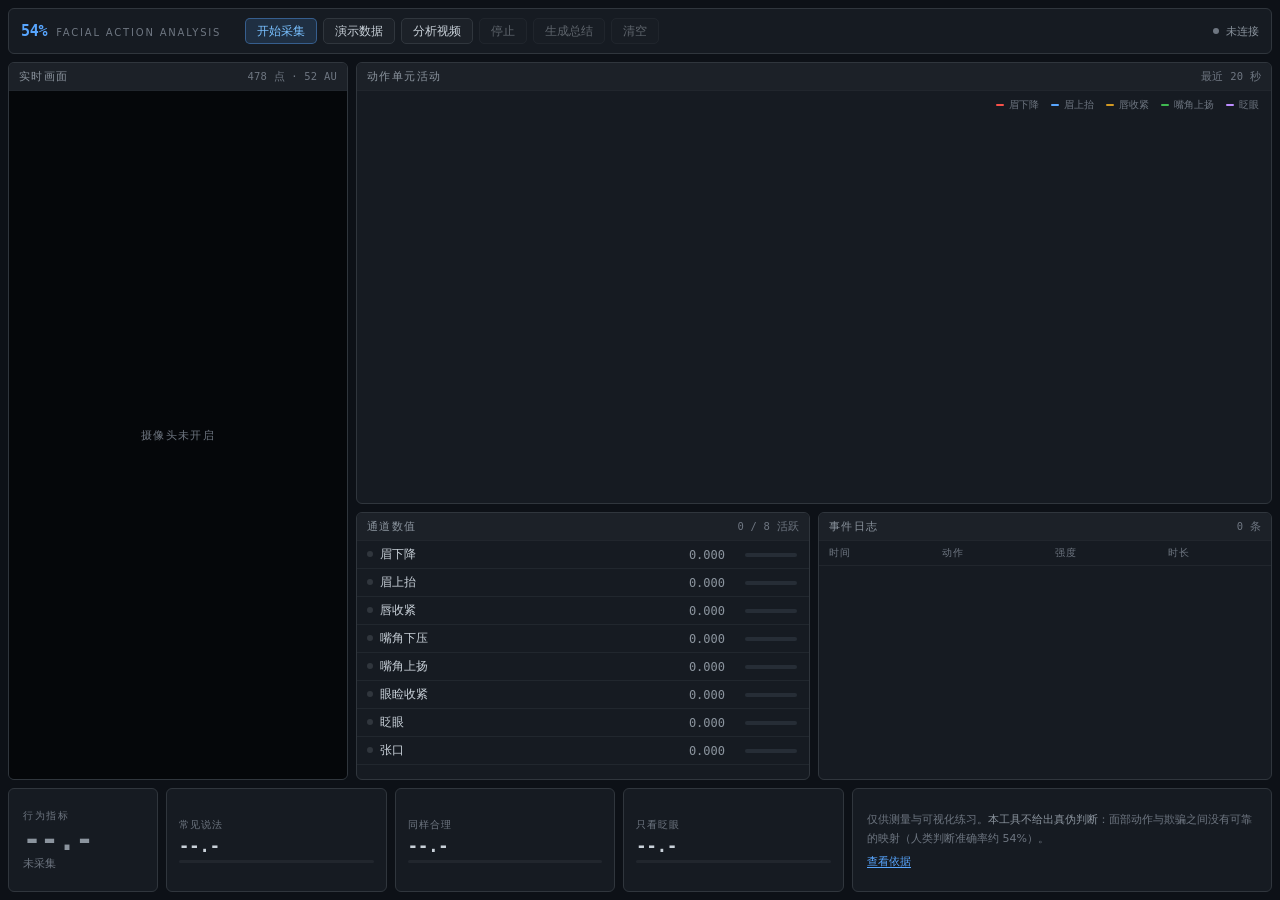
<file: index.html>
<!DOCTYPE html>
<html lang="zh-CN">
<head>
<meta charset="UTF-8" />
<meta name="viewport" content="width=device-width, initial-scale=1.0" />
<meta name="theme-color" content="#0d1117" />
<title>54% · 面部行为分析</title>
<link rel="stylesheet" href="./style.css" />
</head>
<body>

<div class="app">

  <header class="toolbar">
    <div class="brand">
      <b>54%</b>
      <span>FACIAL ACTION ANALYSIS</span>
    </div>

    <div class="tools">
      <button id="btnStart" class="tbtn primary" type="button">开始采集</button>
      <button id="btnDemo" class="tbtn" type="button">演示数据</button>
      <button id="btnFile" class="tbtn" type="button">分析视频</button>
      <button id="btnStop" class="tbtn" type="button" disabled>停止</button>
      <button id="btnSummary" class="tbtn" type="button" disabled>生成总结</button>
      <button id="btnReset" class="tbtn" type="button" disabled>清空</button>
      <input type="file" id="fileInput" accept="video/*" hidden />
    </div>

    <div class="conn" id="conn"><i></i><span id="connText">未连接</span></div>
  </header>

  <main class="grid">

    <section class="panel preview" id="previewPanel">
      <div class="phead">
        <span>实时画面</span>
        <span class="meta" id="previewMeta">478 点 · 52 AU</span>
      </div>
      <div class="pbody">
        <video id="cam" playsinline autoplay muted></video>
        <canvas id="scan"></canvas>
        <div class="phint" id="phint">摄像头未开启</div>
        <div class="progress" id="progress" hidden>
          <div class="pbar"><i id="pbarFill"></i></div>
          <span id="pbarText">分析中 0%</span>
        </div>
      </div>
    </section>

    <section class="panel wave">
      <div class="phead">
        <span>动作单元活动</span>
        <span class="meta">最近 20 秒</span>
      </div>
      <div class="pbody">
        <canvas id="chart"></canvas>
        <div class="legend" id="legend"></div>
      </div>
    </section>

    <section class="panel values">
      <div class="phead">
        <span>通道数值</span>
        <span class="meta" id="valMeta">0 / 8 活跃</span>
      </div>
      <div class="pbody">
        <table class="dtable" id="valTable"></table>
      </div>
    </section>

    <section class="panel events">
      <div class="phead">
        <span>事件日志</span>
        <span class="meta" id="evMeta">0 条</span>
      </div>
      <div class="pbody">
        <table class="dtable" id="evTable">
          <thead><tr><th>时间</th><th>动作</th><th>强度</th><th>时长</th></tr></thead>
          <tbody></tbody>
        </table>
        <div class="empty" id="evEmpty">暂无事件</div>
      </div>
    </section>

  </main>

  <footer class="footer">
    <div class="index-block">
      <div class="idx-label">行为指标</div>
      <div class="idx-value" id="idxValue">--.-</div>
      <div class="idx-verdict" id="idxVerdict">未采集</div>
    </div>

    <div class="schemes" id="schemes"></div>

    <div class="disclaimer">
      <span>仅供测量与可视化练习。<strong>本工具不给出真伪判断</strong>：面部动作与欺骗之间没有可靠的映射（人类判断准确率约 54%）。</span>
      <button class="link" id="btnWhy" type="button">查看依据</button>
    </div>
  </footer>

</div>

<section class="modal" id="modal">
  <div class="modal-inner">
    <header>
      <h2>为什么这里只显示「指标」而不给结论</h2>
      <button id="btnClose" type="button" aria-label="关闭">×</button>
    </header>

    <div class="mbody">
      <p>
        下方的三个方案读的是<strong>完全相同</strong>的数据。它们都基于真实文献中出现过的假设，
        而且都站得住脚。注意结论差多少。
      </p>
      <div id="mCards" class="mcards"></div>

      <h3>实测事件与替代解释</h3>
      <div id="mEvents" class="mevents"></div>

      <h3>三条硬约束</h3>
      <ul>
        <li>「面部动作 → 欺骗意图」之间的映射从未被证实。荟萃分析显示，人判断谎言的准确率约
          <strong>54%</strong>，与抛硬币（50%）无实质差异。</li>
        <li>每个动作都至少有 4–5 种同样合理的解释：紧张、疲劳、文化差异、性格、
          被镜头注视的自我意识。本工具无法在它们之间做选择。</li>
        <li>你此刻<strong>知道自己在被测量</strong>——这个事实本身就会改变你的表情。
          换言之，这套系统测到的可能只是它对自身存在的影响。</li>
      </ul>

      <p class="ref">
        DePaulo et al. (2003)，158 项研究荟萃分析 ｜ Bond &amp; DePaulo (2006) ｜
        美国国家科学院 (2003)《Polygraph and Lie Detection》
      </p>
    </div>
  </div>
</section>

<div class="toast" id="toast"></div>

<section class="summary" id="summary">
  <div class="sum-inner">
    <header>
      <div class="sum-h">
        <h2>分析总结</h2>
        <p id="sumScope">—</p>
      </div>
      <button id="sumClose" type="button" aria-label="关闭">×</button>
    </header>

    <div class="sum-body">
      <div class="sum-kpis" id="sumKpis"></div>

      <h3>事件时间轴</h3>
      <div class="sum-tl" id="sumTimeline"></div>

      <h3>同一段数据 · 六种口径</h3>
      <div class="sum-cells" id="sumCells"></div>
      <div class="sum-spread" id="sumSpread"></div>

      <h3>动作分布</h3>
      <table class="dtable sum-table" id="sumStats">
        <thead>
          <tr>
            <th>动作</th><th class="num">次数</th><th class="num">次/分</th>
            <th class="num">均强度</th><th class="num">均时长</th><th class="num">微表情</th><th>占比</th>
          </tr>
        </thead>
        <tbody></tbody>
      </table>

      <h3>主要动作的替代解释</h3>
      <ul class="sum-alts" id="sumAlts"></ul>

      <p class="sum-note">
        这份总结是<strong>测量记录</strong>，不是真伪判定。六格读的是完全相同的事件序列，
        差别只在于用哪套假设加权、取平均还是峰值。<strong>任何一格都不构成判断依据。</strong>
      </p>
    </div>

    <footer class="sum-foot">
      <button id="sumReport" class="tbtn primary" type="button">保存 HTML 报告</button>
      <button id="sumPng" class="tbtn" type="button">保存时间轴 PNG</button>
      <button id="sumCsv" class="tbtn" type="button">导出事件 CSV</button>
      <span class="sum-foot-hint">报告为自包含文件，可直接发送或打印</span>
    </footer>
  </div>
</section>

<script type="module" src="./js/main.js"></script>
</body>
</html>
</file>
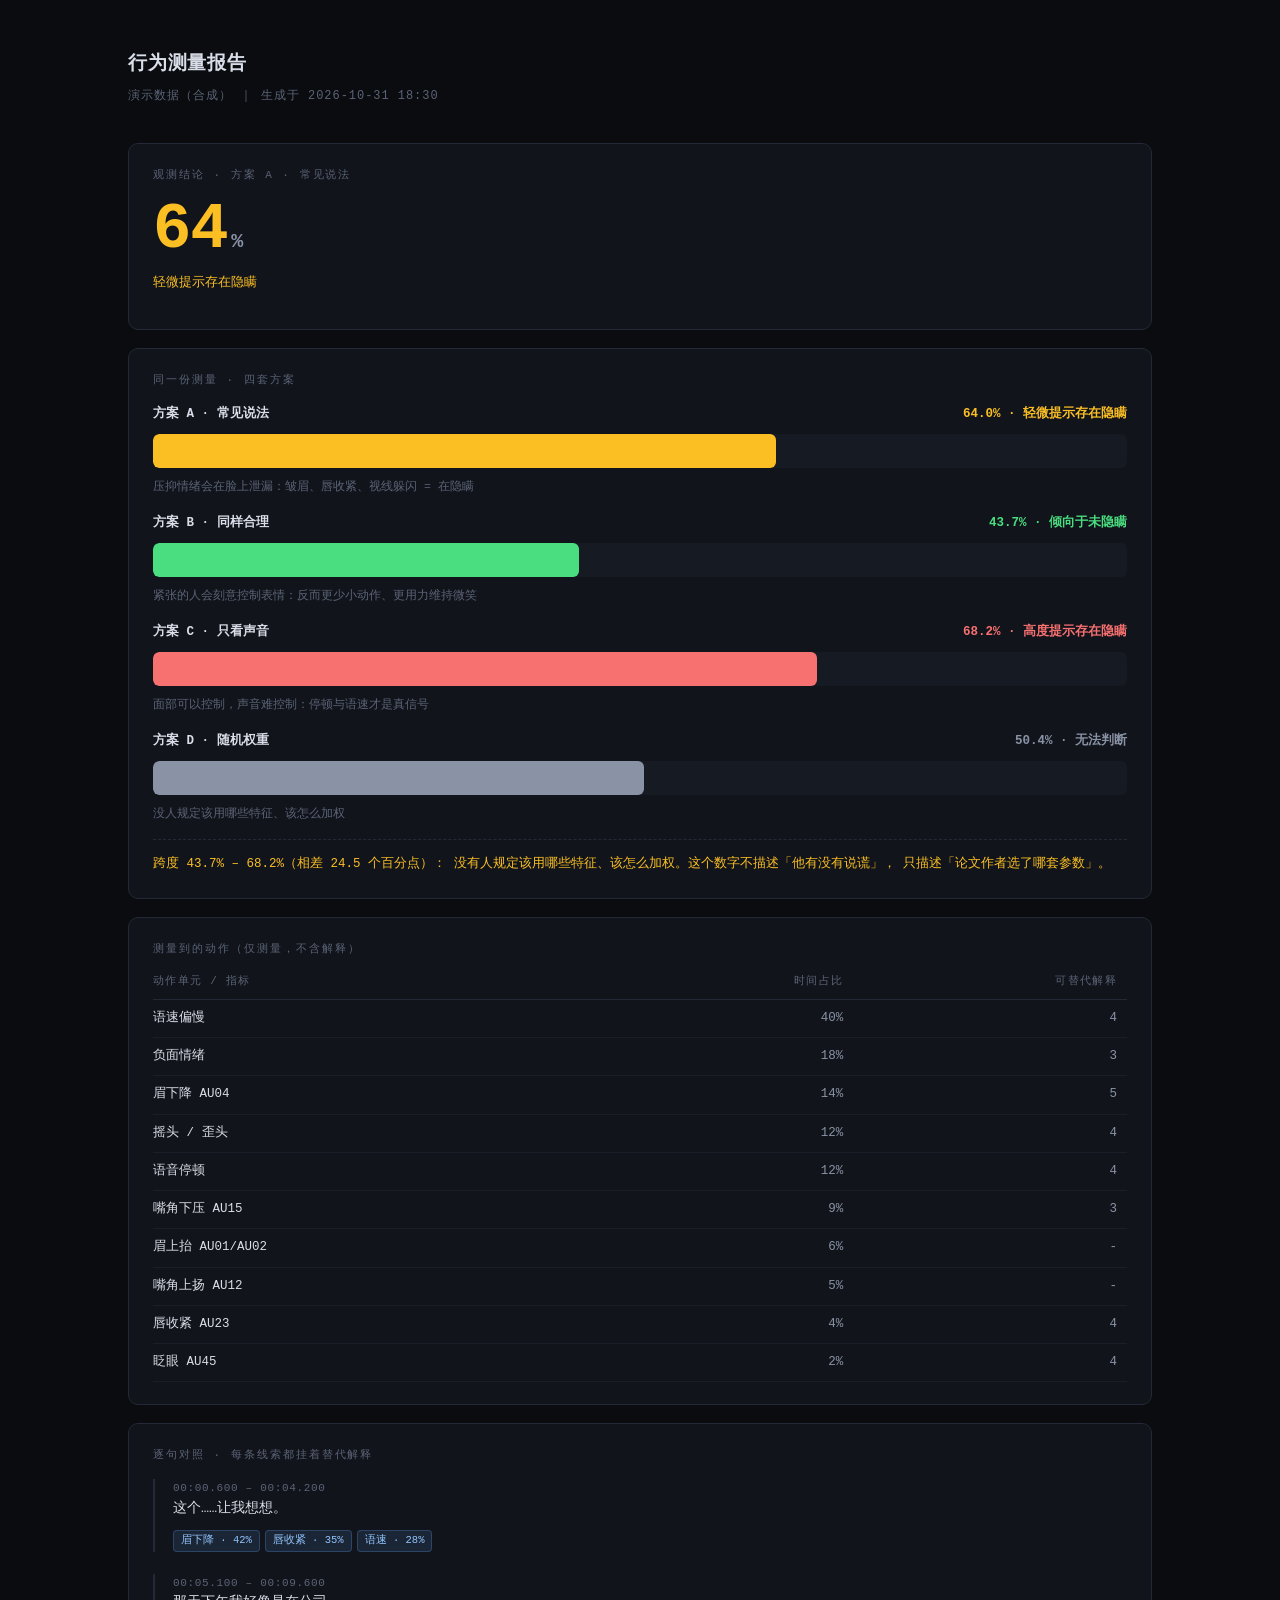
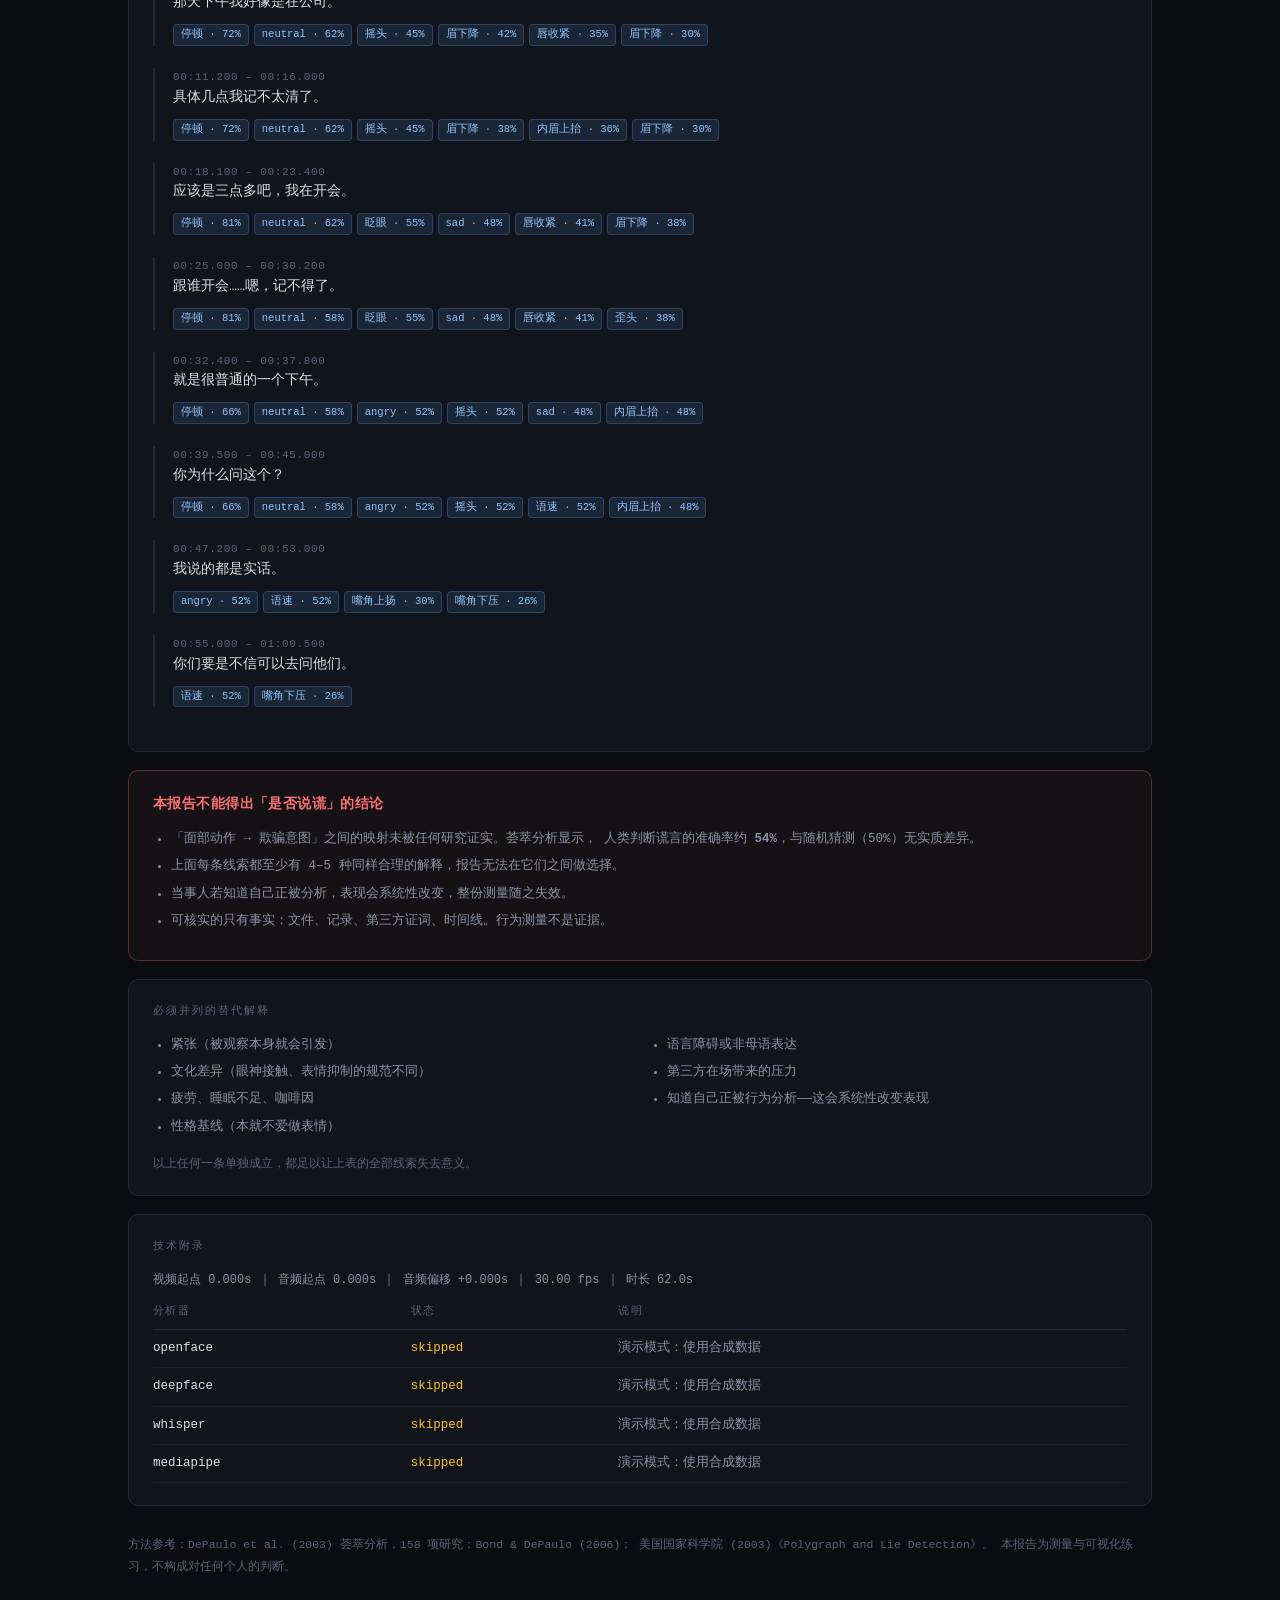
<file: demo-report.html>
<!DOCTYPE html>
<html lang="zh-CN"><head><meta charset="utf-8">
<meta name="viewport" content="width=device-width,initial-scale=1">
<title>行为测量报告 · 演示数据（合成）</title>
<style>
:root{--bg:#0a0c10;--panel:#11141b;--panel2:#161a23;--line:#232936;
--ink:#d9dee8;--dim:#8a93a6;--faint:#5b6376;--green:#4ade80;--amber:#fbbf24;--red:#f87171;--blue:#60a5fa}
*{box-sizing:border-box}
body{margin:0;background:var(--bg);color:var(--ink);
font:14px/1.7 ui-monospace,"SF Mono",Menlo,"Cascadia Mono",Consolas,"PingFang SC","Microsoft YaHei",monospace}
.wrap{max-width:1080px;margin:0 auto;padding:48px 28px 96px}
h1{font-size:19px;font-weight:600;letter-spacing:.04em;margin:0 0 6px}
.sub{color:var(--faint);font-size:12px;letter-spacing:.08em;margin:0 0 36px}
.card{background:var(--panel);border:1px solid var(--line);border-radius:10px;padding:22px 24px;margin-bottom:18px}
.lbl{font-size:11px;letter-spacing:.18em;color:var(--faint);text-transform:uppercase;margin:0 0 14px}
.big{font-size:64px;font-weight:600;line-height:1;letter-spacing:-.02em;font-variant-numeric:tabular-nums}
.big small{font-size:20px;color:var(--dim);margin-left:4px}
.verdict{margin-top:10px;font-size:13px;color:var(--amber)}
.bar{position:relative;height:34px;background:var(--panel2);border-radius:6px;overflow:hidden;margin:9px 0}
.bar i{position:absolute;inset:0 auto 0 0;display:block;border-radius:6px}
.bar span{position:absolute;right:12px;top:50%;transform:translateY(-50%);
font-size:12px;font-variant-numeric:tabular-nums;color:#0a0c10;font-weight:700;mix-blend-mode:normal}
.scheme{margin-bottom:16px}
.scheme .nm{display:flex;justify-content:space-between;font-size:12.5px;margin-bottom:2px}
.scheme .nm b{font-weight:600}
.scheme .pm{font-size:11.5px;color:var(--faint);margin:0}
.spread{font-size:12.5px;color:var(--amber);margin:16px 0 0;padding-top:14px;border-top:1px dashed var(--line)}
table{width:100%;border-collapse:collapse;font-size:12.5px}
th{text-align:left;color:var(--faint);font-weight:400;font-size:11px;letter-spacing:.12em;
padding:0 10px 8px 0;border-bottom:1px solid var(--line)}
td{padding:8px 10px 8px 0;border-bottom:1px solid rgba(35,41,54,.5);vertical-align:top}
td.n{text-align:right;font-variant-numeric:tabular-nums;color:var(--dim)}
.ctx{border-left:2px solid var(--line);padding:0 0 0 18px;margin-bottom:22px}
.ctx .q{font-size:13.5px;color:var(--ink);margin-bottom:4px}
.ctx .t{font-size:11px;color:var(--faint);letter-spacing:.06em}
.tag{display:inline-block;font-size:10.5px;padding:1px 7px;border-radius:4px;margin:5px 5px 0 0;
background:rgba(96,165,250,.12);color:#93c5fd;border:1px solid rgba(96,165,250,.25)}
.alt{font-size:11.5px;color:var(--faint);margin:7px 0 0}
.alt b{color:var(--dim);font-weight:400}
.warn{border-color:rgba(248,113,113,.3);background:rgba(248,113,113,.05)}
.warn h2{color:var(--red)}
h2{font-size:14px;font-weight:600;margin:0 0 12px;letter-spacing:.03em}
ul{margin:0;padding-left:18px}li{margin-bottom:6px;font-size:12.5px;color:var(--dim)}
code{background:var(--panel2);padding:1px 6px;border-radius:4px;font-size:12px;color:var(--blue)}
.foot{color:var(--faint);font-size:11.5px;line-height:1.9;margin-top:28px}
.grid2{display:grid;grid-template-columns:1fr 1fr;gap:18px}
@media(max-width:720px){.grid2{grid-template-columns:1fr}.big{font-size:48px}}
</style></head>
<body><div class="wrap">

<h1>行为测量报告</h1>
<p class="sub">演示数据（合成） ｜ 生成于 2026-10-31 18:30</p>

<div class="card">
  <p class="lbl">观测结论 · 方案 A · 常见说法</p>
  <div class="big" style="color:#fbbf24">64<small>%</small></div>
  <p class="verdict">轻微提示存在隐瞒</p>
</div>

<div class="card">
  <p class="lbl">同一份测量 · 四套方案</p>
  
        <div class="scheme">
          <div class="nm"><b>方案 A · 常见说法</b>
            <span style="color:#fbbf24;font-variant-numeric:tabular-nums;font-weight:600">
              64.0% · 轻微提示存在隐瞒</span></div>
          <div class="bar"><i style="width:64.0%;background:#fbbf24"></i></div>
          <p class="pm">压抑情绪会在脸上泄漏：皱眉、唇收紧、视线躲闪 = 在隐瞒</p>
        </div>
        <div class="scheme">
          <div class="nm"><b>方案 B · 同样合理</b>
            <span style="color:#4ade80;font-variant-numeric:tabular-nums;font-weight:600">
              43.7% · 倾向于未隐瞒</span></div>
          <div class="bar"><i style="width:43.7%;background:#4ade80"></i></div>
          <p class="pm">紧张的人会刻意控制表情：反而更少小动作、更用力维持微笑</p>
        </div>
        <div class="scheme">
          <div class="nm"><b>方案 C · 只看声音</b>
            <span style="color:#f87171;font-variant-numeric:tabular-nums;font-weight:600">
              68.2% · 高度提示存在隐瞒</span></div>
          <div class="bar"><i style="width:68.2%;background:#f87171"></i></div>
          <p class="pm">面部可以控制，声音难控制：停顿与语速才是真信号</p>
        </div>
        <div class="scheme">
          <div class="nm"><b>方案 D · 随机权重</b>
            <span style="color:#8a93a6;font-variant-numeric:tabular-nums;font-weight:600">
              50.4% · 无法判断</span></div>
          <div class="bar"><i style="width:50.4%;background:#8a93a6"></i></div>
          <p class="pm">没人规定该用哪些特征、该怎么加权</p>
        </div>
  <p class="spread">跨度 43.7% – 68.2%（相差 24.5 个百分点）：
  没有人规定该用哪些特征、该怎么加权。这个数字不描述「他有没有说谎」，
  只描述「论文作者选了哪套参数」。</p>
</div>

<div class="card">
  <p class="lbl">测量到的动作（仅测量，不含解释）</p>
  <table>
    <tr><th>动作单元 / 指标</th><th style="text-align:right">时间占比</th>
        <th style="text-align:right">可替代解释</th></tr>
    <tr><td>语速偏慢</td><td class='n'>40%</td><td class='n'>4</td></tr><tr><td>负面情绪</td><td class='n'>18%</td><td class='n'>3</td></tr><tr><td>眉下降 AU04</td><td class='n'>14%</td><td class='n'>5</td></tr><tr><td>摇头 / 歪头</td><td class='n'>12%</td><td class='n'>4</td></tr><tr><td>语音停顿</td><td class='n'>12%</td><td class='n'>4</td></tr><tr><td>嘴角下压 AU15</td><td class='n'>9%</td><td class='n'>3</td></tr><tr><td>眉上抬 AU01/AU02</td><td class='n'>6%</td><td class='n'>-</td></tr><tr><td>嘴角上扬 AU12</td><td class='n'>5%</td><td class='n'>-</td></tr><tr><td>唇收紧 AU23</td><td class='n'>4%</td><td class='n'>4</td></tr><tr><td>眨眼 AU45</td><td class='n'>2%</td><td class='n'>4</td></tr>
  </table>
</div>

<div class="card">
  <p class="lbl">逐句对照 · 每条线索都挂着替代解释</p>
  
        <div class="ctx">
          <div class="t">00:00.600 – 00:04.200</div>
          <div class="q">这个……让我想想。</div>
          <div><span class='tag'>眉下降 · 42%</span><span class='tag'>唇收紧 · 35%</span><span class='tag'>语速 · 28%</span></div>
          
        </div>
        <div class="ctx">
          <div class="t">00:05.100 – 00:09.600</div>
          <div class="q">那天下午我好像是在公司。</div>
          <div><span class='tag'>停顿 · 72%</span><span class='tag'>neutral · 62%</span><span class='tag'>摇头 · 45%</span><span class='tag'>眉下降 · 42%</span><span class='tag'>唇收紧 · 35%</span><span class='tag'>眉下降 · 30%</span></div>
          
        </div>
        <div class="ctx">
          <div class="t">00:11.200 – 00:16.000</div>
          <div class="q">具体几点我记不太清了。</div>
          <div><span class='tag'>停顿 · 72%</span><span class='tag'>neutral · 62%</span><span class='tag'>摇头 · 45%</span><span class='tag'>眉下降 · 38%</span><span class='tag'>内眉上抬 · 36%</span><span class='tag'>眉下降 · 30%</span></div>
          
        </div>
        <div class="ctx">
          <div class="t">00:18.100 – 00:23.400</div>
          <div class="q">应该是三点多吧，我在开会。</div>
          <div><span class='tag'>停顿 · 81%</span><span class='tag'>neutral · 62%</span><span class='tag'>眨眼 · 55%</span><span class='tag'>sad · 48%</span><span class='tag'>唇收紧 · 41%</span><span class='tag'>眉下降 · 38%</span></div>
          
        </div>
        <div class="ctx">
          <div class="t">00:25.000 – 00:30.200</div>
          <div class="q">跟谁开会……嗯，记不得了。</div>
          <div><span class='tag'>停顿 · 81%</span><span class='tag'>neutral · 58%</span><span class='tag'>眨眼 · 55%</span><span class='tag'>sad · 48%</span><span class='tag'>唇收紧 · 41%</span><span class='tag'>歪头 · 38%</span></div>
          
        </div>
        <div class="ctx">
          <div class="t">00:32.400 – 00:37.800</div>
          <div class="q">就是很普通的一个下午。</div>
          <div><span class='tag'>停顿 · 66%</span><span class='tag'>neutral · 58%</span><span class='tag'>angry · 52%</span><span class='tag'>摇头 · 52%</span><span class='tag'>sad · 48%</span><span class='tag'>内眉上抬 · 48%</span></div>
          
        </div>
        <div class="ctx">
          <div class="t">00:39.500 – 00:45.000</div>
          <div class="q">你为什么问这个？</div>
          <div><span class='tag'>停顿 · 66%</span><span class='tag'>neutral · 58%</span><span class='tag'>angry · 52%</span><span class='tag'>摇头 · 52%</span><span class='tag'>语速 · 52%</span><span class='tag'>内眉上抬 · 48%</span></div>
          
        </div>
        <div class="ctx">
          <div class="t">00:47.200 – 00:53.000</div>
          <div class="q">我说的都是实话。</div>
          <div><span class='tag'>angry · 52%</span><span class='tag'>语速 · 52%</span><span class='tag'>嘴角上扬 · 30%</span><span class='tag'>嘴角下压 · 26%</span></div>
          
        </div>
        <div class="ctx">
          <div class="t">00:55.000 – 01:00.500</div>
          <div class="q">你们要是不信可以去问他们。</div>
          <div><span class='tag'>语速 · 52%</span><span class='tag'>嘴角下压 · 26%</span></div>
          
        </div>
</div>

<div class="card warn">
  <h2>本报告不能得出「是否说谎」的结论</h2>
  <ul>
    <li>「面部动作 → 欺骗意图」之间的映射未被任何研究证实。荟萃分析显示，
        人类判断谎言的准确率约 <b>54%</b>，与随机猜测（50%）无实质差异。</li>
    <li>上面每条线索都至少有 4–5 种同样合理的解释，报告无法在它们之间做选择。</li>
    <li>当事人若知道自己正被分析，表现会系统性改变，整份测量随之失效。</li>
    <li>可核实的只有事实：文件、记录、第三方证词、时间线。行为测量不是证据。</li>
  </ul>
</div>

<div class="card">
  <p class="lbl">必须并列的替代解释</p>
  <div class="grid2"><ul><li>紧张（被观察本身就会引发）</li><li>文化差异（眼神接触、表情抑制的规范不同）</li><li>疲劳、睡眠不足、咖啡因</li><li>性格基线（本就不爱做表情）</li></ul><ul><li>语言障碍或非母语表达</li><li>第三方在场带来的压力</li><li>知道自己正被行为分析——这会系统性改变表现</li></ul></div>
  <p style="font-size:11.5px;color:#5b6376;margin:10px 0 0">
  以上任何一条单独成立，都足以让上表的全部线索失去意义。</p>
</div>

<div class="card">
  <p class="lbl">技术附录</p>
  <p style="font-size:12px;color:#8a93a6;margin:0 0 12px">视频起点 0.000s ｜ 音频起点 0.000s ｜ 音频偏移 +0.000s ｜ 30.00 fps ｜ 时长 62.0s</p>
  <table><tr><th>分析器</th><th>状态</th><th>说明</th></tr><tr><td>openface</td><td style='color:#fbbf24'>skipped</td><td style='color:#8a93a6'>演示模式：使用合成数据</td></tr><tr><td>deepface</td><td style='color:#fbbf24'>skipped</td><td style='color:#8a93a6'>演示模式：使用合成数据</td></tr><tr><td>whisper</td><td style='color:#fbbf24'>skipped</td><td style='color:#8a93a6'>演示模式：使用合成数据</td></tr><tr><td>mediapipe</td><td style='color:#fbbf24'>skipped</td><td style='color:#8a93a6'>演示模式：使用合成数据</td></tr></table>
</div>

<p class="foot">
方法参考：DePaulo et al. (2003) 荟萃分析，158 项研究；Bond &amp; DePaulo (2006)；
美国国家科学院 (2003)《Polygraph and Lie Detection》。
本报告为测量与可视化练习，不构成对任何个人的判断。
</p>
</div></body></html>
</file>
<file: style.css>
:root {
  --bg: #0d1117;
  --panel: #161b22;
  --head: #1c2128;
  --line: #30363d;
  --line2: #21262d;
  --ink: #c9d1d9;
  --dim: #8b949e;
  --faint: #6e7681;
  --blue: #58a6ff;
  --green: #3fb950;
  --red: #f85149;
  --amber: #d29922;
  --mono: ui-monospace, "SF Mono", Menlo, "Cascadia Mono", Consolas, monospace;
  --sans: -apple-system, "Segoe UI", "PingFang SC", "Microsoft YaHei", system-ui, sans-serif;
}

* { box-sizing: border-box; }

html, body {
  margin: 0;
  height: 100%;
  background: var(--bg);
  color: var(--ink);
  font-family: var(--sans);
  font-size: 13px;
  overflow: hidden;
  -webkit-font-smoothing: antialiased;
}

.app {
  height: 100vh;
  display: grid;
  grid-template-rows: 46px minmax(0, 1fr) 104px;
  gap: 8px;
  padding: 8px;
}

/* ---------------- 工具栏 ---------------- */
.toolbar {
  display: flex;
  align-items: center;
  gap: 16px;
  padding: 0 12px;
  background: var(--panel);
  border: 1px solid var(--line);
  border-radius: 6px;
}

.brand { display: flex; align-items: baseline; gap: 9px; }

.brand b {
  font-family: var(--mono);
  font-size: 15px;
  font-weight: 600;
  color: var(--blue);
  letter-spacing: -0.02em;
}

.brand span {
  font-size: 10px;
  letter-spacing: 0.18em;
  color: var(--faint);
}

.tools { display: flex; gap: 6px; margin-left: 8px; }

.tbtn {
  height: 26px;
  padding: 0 11px;
  border: 1px solid var(--line);
  border-radius: 5px;
  background: var(--head);
  color: var(--ink);
  font-family: var(--sans);
  font-size: 12px;
  cursor: pointer;
  transition: background 0.15s, border-color 0.15s, color 0.15s;
}

.tbtn:hover:not(:disabled) { background: #262d36; border-color: #484f58; }
.tbtn:disabled { opacity: 0.4; cursor: default; }

.tbtn.primary {
  background: rgba(88, 166, 255, 0.15);
  border-color: rgba(88, 166, 255, 0.4);
  color: #79c0ff;
}

.tbtn.primary:hover:not(:disabled) { background: rgba(88, 166, 255, 0.24); }

.conn {
  margin-left: auto;
  display: flex;
  align-items: center;
  gap: 7px;
  font-size: 11px;
  color: var(--dim);
  font-family: var(--mono);
}

.conn i {
  width: 6px; height: 6px;
  border-radius: 50%;
  background: var(--faint);
  transition: background 0.2s, box-shadow 0.2s;
}

.conn.live i { background: var(--green); box-shadow: 0 0 7px rgba(63, 185, 80, 0.8); }
.conn.demo i { background: var(--amber); box-shadow: 0 0 7px rgba(210, 153, 34, 0.8); }
.conn.err i { background: var(--red); }

/* ---------------- 面板网格 ---------------- */
.grid {
  display: grid;
  gap: 8px;
  grid-template-columns: 340px minmax(0, 1fr) minmax(0, 1fr);
  grid-template-rows: minmax(0, 1fr) 268px;
  grid-template-areas:
    "preview wave wave"
    "preview values events";
  min-height: 0;
}

.preview { grid-area: preview; }
.wave { grid-area: wave; }
.values { grid-area: values; }
.events { grid-area: events; }

.panel {
  display: flex;
  flex-direction: column;
  min-height: 0;
  min-width: 0;
  background: var(--panel);
  border: 1px solid var(--line);
  border-radius: 6px;
  overflow: hidden;
}

.phead {
  height: 28px;
  flex-shrink: 0;
  display: flex;
  align-items: center;
  justify-content: space-between;
  padding: 0 10px;
  background: var(--head);
  border-bottom: 1px solid var(--line2);
  font-size: 10.5px;
  letter-spacing: 0.14em;
  color: var(--dim);
  text-transform: uppercase;
}

.phead .meta {
  font-family: var(--mono);
  letter-spacing: 0.02em;
  color: var(--faint);
  text-transform: none;
}

.pbody {
  position: relative;
  flex: 1;
  min-height: 0;
  overflow: hidden;
}

/* ---------------- 预览 ---------------- */
.preview .pbody { background: #05070a; }

#cam {
  position: absolute;
  inset: 0;
  width: 100%;
  height: 100%;
  object-fit: cover;
  transform: scaleX(-1);
  opacity: 0.5;
  filter: grayscale(0.7) contrast(1.05);
}

#scan {
  position: absolute;
  inset: 0;
  width: 100%;
  height: 100%;
}

.phint {
  position: absolute;
  inset: 0;
  display: grid;
  place-items: center;
  font-size: 11px;
  letter-spacing: 0.12em;
  color: var(--faint);
  pointer-events: none;
  transition: opacity 0.4s;
}

.phint.hide { opacity: 0; }

/* ---------------- 波形 ---------------- */
#chart { display: block; width: 100%; height: 100%; }

.legend {
  position: absolute;
  top: 7px;
  right: 12px;
  display: flex;
  flex-wrap: wrap;
  justify-content: flex-end;
  gap: 4px 12px;
  font-size: 10px;
  font-family: var(--mono);
  color: var(--faint);
  pointer-events: none;
}

.legend span { display: inline-flex; align-items: center; gap: 5px; }
.legend i { width: 8px; height: 2px; border-radius: 1px; }

/* ---------------- 数据表 ---------------- */
.dtable {
  width: 100%;
  border-collapse: collapse;
  font-size: 12px;
}

.dtable th {
  position: sticky;
  top: 0;
  z-index: 1;
  padding: 5px 10px;
  background: var(--panel);
  border-bottom: 1px solid var(--line2);
  text-align: left;
  font-weight: 400;
  font-size: 10px;
  letter-spacing: 0.1em;
  color: var(--faint);
  text-transform: uppercase;
}

.dtable td {
  padding: 5px 10px;
  border-bottom: 1px solid rgba(48, 54, 61, 0.45);
  color: var(--ink);
  white-space: nowrap;
}

.dtable td.num {
  font-family: var(--mono);
  font-variant-numeric: tabular-nums;
  text-align: right;
  color: var(--dim);
}

.dtable tr:hover td { background: rgba(88, 166, 255, 0.05); }

.values .pbody,
.events .pbody { overflow-y: auto; }

.bar-cell { width: 74px; padding-right: 12px !important; }

.mini {
  height: 4px;
  border-radius: 2px;
  background: #262d36;
  overflow: hidden;
}

.mini i {
  display: block;
  height: 100%;
  border-radius: 2px;
  transition: width 0.12s linear;
}

.dot {
  display: inline-block;
  width: 6px; height: 6px;
  border-radius: 50%;
  margin-right: 7px;
  vertical-align: 1px;
}

.empty {
  position: absolute;
  inset: 0;
  display: none;
  place-items: center;
  font-size: 11.5px;
  color: var(--faint);
  pointer-events: none;
}

.empty.show { display: grid; }

/* ---------------- 底栏 ---------------- */
.footer {
  display: grid;
  grid-template-columns: 150px minmax(0, 1fr) minmax(0, 420px);
  gap: 8px;
  min-height: 0;
}

.index-block {
  background: var(--panel);
  border: 1px solid var(--line);
  border-radius: 6px;
  padding: 9px 14px;
  display: flex;
  flex-direction: column;
  justify-content: center;
}

.idx-label {
  font-size: 9.5px;
  letter-spacing: 0.16em;
  color: var(--faint);
  text-transform: uppercase;
}

.idx-value {
  font-family: var(--mono);
  font-size: 30px;
  font-weight: 600;
  line-height: 1.1;
  letter-spacing: -0.02em;
  font-variant-numeric: tabular-nums;
  color: var(--dim);
}

.idx-verdict {
  font-size: 10.5px;
  color: var(--faint);
  margin-top: 1px;
}

.schemes {
  display: grid;
  grid-template-columns: repeat(3, minmax(0, 1fr));
  gap: 8px;
}

.scheme {
  background: var(--panel);
  border: 1px solid var(--line);
  border-radius: 6px;
  padding: 8px 12px;
  display: flex;
  flex-direction: column;
  justify-content: center;
  gap: 4px;
  min-width: 0;
}

.scheme .sn {
  font-size: 10px;
  letter-spacing: 0.1em;
  color: var(--faint);
  text-transform: uppercase;
  white-space: nowrap;
  overflow: hidden;
  text-overflow: ellipsis;
}

.scheme .sv {
  font-family: var(--mono);
  font-size: 17px;
  font-weight: 600;
  font-variant-numeric: tabular-nums;
}

.scheme .sr {
  height: 3px;
  border-radius: 2px;
  background: #21262d;
  overflow: hidden;
}

.scheme .sr i { display: block; height: 100%; transition: width 0.3s ease; }

.disclaimer {
  background: var(--panel);
  border: 1px solid var(--line);
  border-radius: 6px;
  padding: 10px 14px;
  font-size: 11px;
  line-height: 1.7;
  color: var(--faint);
  display: flex;
  flex-direction: column;
  justify-content: center;
  gap: 2px;
  overflow: hidden;
}

.disclaimer strong { color: var(--dim); font-weight: 500; }

.link {
  align-self: flex-start;
  margin-top: 3px;
  padding: 0;
  border: 0;
  background: none;
  color: var(--blue);
  font-family: inherit;
  font-size: 11px;
  cursor: pointer;
  text-decoration: underline;
  text-underline-offset: 2px;
}

/* ---------------- 弹层 ---------------- */
.modal {
  position: fixed;
  inset: 0;
  z-index: 50;
  display: grid;
  place-items: center;
  padding: 24px;
  background: rgba(1, 4, 9, 0.78);
  opacity: 0;
  visibility: hidden;
  transition: opacity 0.25s, visibility 0.25s;
}

.modal.open { opacity: 1; visibility: visible; }

.modal-inner {
  width: min(760px, 100%);
  max-height: min(84vh, 780px);
  display: flex;
  flex-direction: column;
  background: var(--panel);
  border: 1px solid var(--line);
  border-radius: 8px;
  overflow: hidden;
}

.modal-inner header {
  display: flex;
  align-items: flex-start;
  justify-content: space-between;
  gap: 16px;
  padding: 16px 20px;
  border-bottom: 1px solid var(--line2);
  flex-shrink: 0;
}

.modal-inner h2 { margin: 0; font-size: 15px; font-weight: 500; }

#btnClose {
  width: 26px; height: 26px;
  flex-shrink: 0;
  border: 1px solid var(--line);
  border-radius: 5px;
  background: transparent;
  color: var(--dim);
  font-size: 15px;
  line-height: 1;
  cursor: pointer;
}

#btnClose:hover { color: var(--ink); border-color: var(--dim); }

.mbody { padding: 18px 20px 24px; overflow-y: auto; }

.mbody p { margin: 0 0 14px; font-size: 12.5px; line-height: 1.85; color: var(--dim); }
.mbody strong { color: var(--ink); font-weight: 500; }

.mbody h3 {
  margin: 22px 0 10px;
  font-size: 11px;
  letter-spacing: 0.14em;
  color: var(--faint);
  text-transform: uppercase;
  font-weight: 400;
}

.mcards { display: flex; flex-direction: column; gap: 10px; }

.mcard {
  border: 1px solid var(--line);
  border-radius: 6px;
  padding: 12px 14px;
  background: var(--head);
}

.mcard .top {
  display: flex;
  align-items: baseline;
  justify-content: space-between;
  gap: 12px;
}

.mcard .nm { font-size: 12.5px; font-weight: 500; }
.mcard .sc { font-family: var(--mono); font-size: 17px; font-weight: 600; }

.mcard .pm { margin: 6px 0 9px; font-size: 11px; line-height: 1.8; color: var(--faint); }

.mcard .tr { height: 4px; border-radius: 2px; background: #21262d; overflow: hidden; }
.mcard .tr i { display: block; height: 100%; }

.mevents { display: flex; flex-direction: column; }

.mev {
  display: grid;
  grid-template-columns: 54px 1fr;
  gap: 12px;
  padding: 9px 0;
  border-bottom: 1px solid rgba(48, 54, 61, 0.5);
  font-size: 12px;
}

.mev .t { font-family: var(--mono); font-size: 11px; color: var(--faint); }
.mev .w { color: var(--ink); }
.mev .a { margin: 4px 0 0; font-size: 11px; line-height: 1.7; color: var(--faint); }

.mbody ul { margin: 0 0 14px; padding-left: 16px; }
.mbody li { font-size: 12px; line-height: 1.85; color: var(--dim); margin-bottom: 6px; }

.ref {
  margin-top: 18px !important;
  padding-top: 12px;
  border-top: 1px solid var(--line2);
  font-size: 11px !important;
  color: var(--faint) !important;
}

.toast {
  position: fixed;
  left: 50%;
  bottom: 116px;
  transform: translate(-50%, 8px);
  z-index: 60;
  padding: 8px 16px;
  border: 1px solid var(--line);
  border-radius: 6px;
  background: #1c2128;
  font-size: 11.5px;
  color: var(--dim);
  opacity: 0;
  pointer-events: none;
  transition: opacity 0.3s, transform 0.3s;
  max-width: min(480px, calc(100% - 40px));
  text-align: center;
  line-height: 1.6;
}

.toast.show { opacity: 1; transform: translate(-50%, 0); }

@media (max-width: 1100px) {
  .app { grid-template-rows: auto minmax(0, 1fr) auto; }
  .grid {
    grid-template-columns: 1fr;
    grid-template-rows: 240px 220px 200px 200px;
    grid-template-areas: "preview" "wave" "values" "events";
    overflow-y: auto;
  }
  .footer { grid-template-columns: 1fr; gap: 8px; }
  .schemes { grid-template-columns: repeat(3, 1fr); }
}

/* ---------------- 视频分析进度 ---------------- */
.progress {
  position: absolute;
  left: 12px;
  right: 12px;
  bottom: 12px;
  display: flex;
  align-items: center;
  gap: 10px;
  padding: 7px 10px;
  background: rgba(13, 17, 23, 0.86);
  border: 1px solid var(--line);
  border-radius: 5px;
  font-family: var(--mono);
  font-size: 10.5px;
  color: var(--dim);
  backdrop-filter: blur(3px);
}

.progress[hidden] { display: none; }

.pbar {
  flex: 1;
  height: 3px;
  background: #262d36;
  border-radius: 2px;
  overflow: hidden;
}

.pbar i {
  display: block;
  height: 100%;
  width: 0%;
  background: var(--blue);
  transition: width 0.2s linear;
}

/* ---------------- 总结面板 ---------------- */
.summary {
  position: fixed;
  inset: 0;
  z-index: 60;
  display: grid;
  place-items: center;
  padding: 20px;
  background: rgba(1, 4, 9, 0.82);
  opacity: 0;
  visibility: hidden;
  transition: opacity 0.25s, visibility 0.25s;
}

.summary.open { opacity: 1; visibility: visible; }

.sum-inner {
  width: min(940px, 100%);
  max-height: min(92vh, 900px);
  display: flex;
  flex-direction: column;
  background: var(--panel);
  border: 1px solid var(--line);
  border-radius: 8px;
  overflow: hidden;
}

.sum-inner > header {
  display: flex;
  align-items: flex-start;
  justify-content: space-between;
  gap: 16px;
  padding: 16px 20px 14px;
  border-bottom: 1px solid var(--line2);
  flex-shrink: 0;
}

.sum-h h2 {
  margin: 0 0 4px;
  font-size: 15px;
  font-weight: 500;
}

.sum-h p {
  margin: 0;
  font-size: 11px;
  color: var(--faint);
}

#sumClose {
  width: 26px; height: 26px;
  flex-shrink: 0;
  border: 1px solid var(--line);
  border-radius: 5px;
  background: transparent;
  color: var(--dim);
  font-size: 15px;
  line-height: 1;
  cursor: pointer;
}

#sumClose:hover { color: var(--ink); border-color: var(--dim); }

.sum-body {
  padding: 16px 20px 20px;
  overflow-y: auto;
  flex: 1;
  /* flex 纵向布局里，可滚动子项必须允许收缩，否则内容会被父级 overflow:hidden 直接裁掉 */
  min-height: 0;
  overscroll-behavior: contain;
}

.sum-body h3 {
  margin: 22px 0 10px;
  font-size: 10.5px;
  font-weight: 600;
  letter-spacing: 0.1em;
  color: var(--faint);
  text-transform: uppercase;
}

.sum-body h3:first-child { margin-top: 0; }

.sum-kpis {
  display: grid;
  grid-template-columns: repeat(6, 1fr);
  gap: 1px;
  background: var(--line);
  border: 1px solid var(--line);
  border-radius: 6px;
  overflow: hidden;
}

.sum-kpi {
  background: #12171e;
  padding: 10px 11px 11px;
}

.sum-kpi .kl {
  font-size: 10px;
  color: var(--faint);
  letter-spacing: 0.04em;
  white-space: nowrap;
}

.sum-kpi .kv {
  font-family: var(--mono);
  font-size: 17px;
  font-weight: 600;
  margin-top: 3px;
}

.sum-kpi .kn {
  font-size: 9.5px;
  color: var(--faint);
  margin-top: 1px;
  white-space: nowrap;
}

.sum-tl {
  border: 1px solid var(--line);
  border-radius: 6px;
  background: #10151b;
  padding: 8px 6px 2px;
  overflow: hidden;
}

.sum-table { font-size: 12px; }

.sum-table th {
  position: sticky;
  top: 0;
  background: var(--panel);
}

.sum-table .swatch {
  display: inline-block;
  width: 7px; height: 7px;
  border-radius: 2px;
  margin-right: 6px;
  vertical-align: 1px;
}

.sum-table .share {
  width: 96px;
}

.sum-table .share i {
  display: block;
  height: 4px;
  border-radius: 2px;
}

.sum-cells {
  display: grid;
  /* 六格排成一行：跨度一眼可见，比 3×2 需要滚动好得多 */
  grid-template-columns: repeat(6, minmax(0, 1fr));
  gap: 6px;
}

.sum-cell {
  border: 1px solid var(--line);
  border-radius: 6px;
  padding: 10px 12px 11px;
  background: #12171e;
}

.sum-cell {
  position: relative;
}

.sum-cell .ch {
  display: flex;
  flex-direction: column;
  gap: 1px;
  font-size: 10.5px;
  line-height: 1.3;
  color: var(--dim);
}

.sum-cell .ch span { color: var(--faint); font-size: 9.5px; }

.sum-cell .tag {
  position: absolute;
  top: 6px;
  right: 7px;
  font-size: 8.5px;
  letter-spacing: 0.04em;
  padding: 0 3px;
  border-radius: 2px;
  border: 1px solid currentColor;
  opacity: 0.9;
}

.sum-cell.is-max { border-color: rgba(248, 81, 73, 0.55); }
.sum-cell.is-min { border-color: rgba(63, 185, 80, 0.55); }

.sum-cell .cs {
  font-family: var(--mono);
  font-size: 16.5px;
  font-weight: 600;
  line-height: 1.25;
  margin-top: 3px;
}

.sum-cell .cv { font-size: 11px; color: var(--dim); }

.sum-cell .cb {
  margin-top: 8px;
  height: 3px;
  background: #262d36;
  border-radius: 2px;
  overflow: hidden;
}

.sum-cell .cb i { display: block; height: 100%; }

.sum-spread {
  margin-top: 10px;
  border-left: 2px solid var(--amber);
  background: rgba(210, 153, 34, 0.09);
  border-radius: 0 5px 5px 0;
  padding: 10px 13px;
  font-size: 11.5px;
  line-height: 1.75;
  color: var(--ink);
}

.sum-spread b {
  font-family: var(--mono);
  color: var(--amber);
}

.sum-alts {
  margin: 0;
  padding-left: 18px;
  font-size: 11.5px;
  line-height: 1.85;
  color: var(--dim);
}

.sum-alts b { color: var(--ink); font-weight: 500; }

.sum-note {
  margin: 18px 0 0;
  padding-top: 12px;
  border-top: 1px solid var(--line2);
  font-size: 11px;
  line-height: 1.8;
  color: var(--faint);
}

.sum-note strong { color: var(--dim); }

.sum-foot {
  display: flex;
  align-items: center;
  gap: 8px;
  padding: 12px 20px;
  border-top: 1px solid var(--line2);
  background: var(--head);
  flex-shrink: 0;
}

.sum-foot-hint {
  margin-left: auto;
  font-size: 10.5px;
  color: var(--faint);
}

@media (max-width: 1100px) {
  .sum-cells { grid-template-columns: repeat(3, minmax(0, 1fr)); }
}

@media (max-width: 900px) {
  .sum-kpis { grid-template-columns: repeat(3, 1fr); }
}

.sum-empty {
  grid-column: 1 / -1;
  border: 1px solid var(--line);
  border-left: 2px solid var(--faint);
  border-radius: 0 6px 6px 0;
  background: #12171e;
  padding: 14px 16px;
  display: flex;
  flex-direction: column;
  gap: 6px;
}

.sum-empty b { font-size: 12.5px; font-weight: 500; color: var(--ink); }

.sum-empty span {
  font-size: 11.5px;
  line-height: 1.75;
  color: var(--faint);
}
</file>
